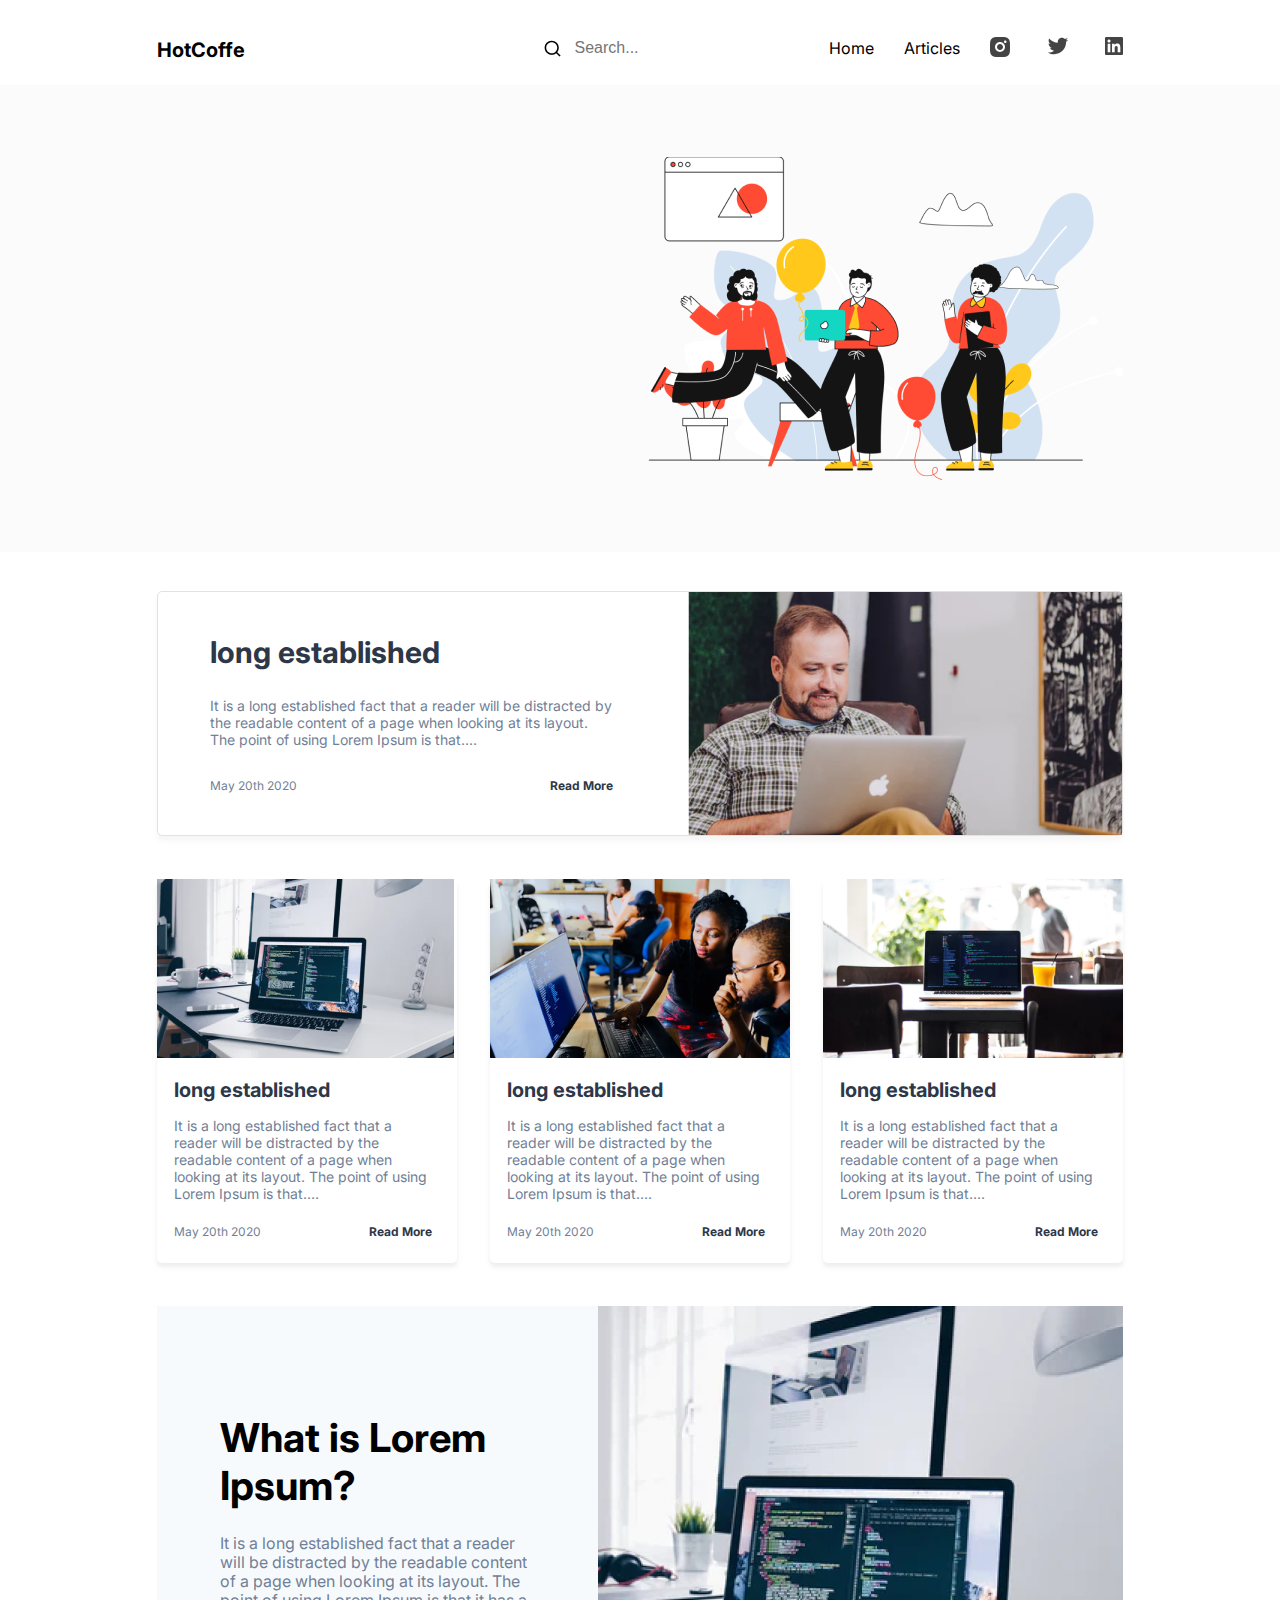
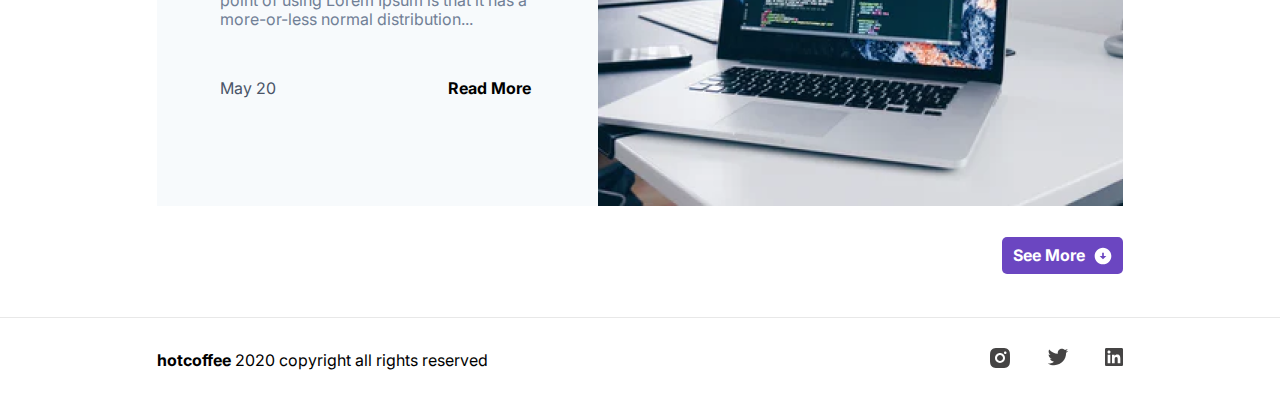
<file: index.html>
<!DOCTYPE html>
<html lang="en">
<head>
    <meta charset="UTF-8">
    <meta http-equiv="X-UA-Compatible" content="IE=edge">
    <meta name="viewport" content="width=device-width, initial-scale=1.0">
    <link rel="preconnect" href="https://fonts.googleapis.com">
    <link rel="preconnect" href="https://fonts.gstatic.com" crossorigin>
    <link href="https://fonts.googleapis.com/css2?family=Inter:wght@400;700&display=swap" rel="stylesheet">
    <link rel="stylesheet" href="./styles/style.css">
    <title>Minimal Blog</title>
</head>
<body>
    <header class="header">
        <div class="container">
            <div class="header__wrapper">
                <a href="./index.html" class="header__logo">HotCoffe</a>
                <div class="header__search">
                    <img src="./icons/search_icon.svg" alt="Search" class="header__search-icon">
                    <input type="text" placeholder="Search..." class="header__search-input">
                </div>
                <div class="header__inner">
                    <nav class="nav">
                        <ul class="nav__list">
                            <li class="nav__item">
                                <a href="./index.html" class="nav__link">Home</a>
                            </li>
                            <li class="nav__item">
                                <a href="./pages/details.html" class="nav__link">Articles</a>
                            </li>
                        </ul>
                    </nav>
                    <div class="social">
                        <a href="https://www.instagram.com/" target="_blank" class="social__link">
                            <img src="./icons/instagram_icon.svg" alt="Instagram" class="social__icon">
                        </a>
                        <a href="https://twitter.com" target="_blank" class="social__link">
                            <img src="./icons/twitter_icon.svg" alt="Twitter" class="social__icon">
                        </a>
                        <a href="https://ru.linkedin.com" target="_blank" class="social__link">
                            <img src="./icons/linkedin_icon.svg" alt="Linkedin" class="social__icon">
                        </a>
                    </div>
                </div>
            </div>
        </div>
    </header>
    <main>
        <section class="main-screen">
            <div class="container">
                <div class="main-screen__wrapper">
                    <div class="main-screen__info">
                        <h1 class="main-screen__title">Make better coffee</h1>
                        <p class="main-screen__subtitle">why learn how to blog?</p>
                    </div>
                    <img src="./pictures/main_screen.png" alt="Three people going about their business" class="main-screen__picture">
                </div>
            </div>
        </section>
        <section class="main-post">
            <div class="container">
                <div class="main-post__wrapper">
                    <div class="main-post__info">
                        <h3 class="main-post__title">long established</h3>
                        <p class="main-post__subtitle">It is a long established fact that a reader will be distracted by the readable content of a page when looking at its layout. The point of using Lorem Ipsum is that....</p>
                        <div class="post__bottom">
                            <time class= "post__bottom_time" datetime="2020-05-20">May 20th 2020</time>
                            <a href="./pages/details.html" class="post__bottom_link">Read More</a>
                        </div>
                    </div>
                    <img src="./pictures/main_post.png" alt="Man with a laptop" class="main-post__picture">
                </div>
            </div>
        </section>
        <section class="middle-posts">
            <div class="container">
                <div class="middle-posts__wrapper">
                    <div class="middle-posts__post">
                        <div class="middle-posts__post-pic">
                            <img src="./pictures/macbook_one.png" alt="Laptop on the table" class="middle-posts__picture">
                        </div>
                        <div class="middle-posts__post-info">
                            <h4 class="middle-posts__title">long established</h4>
                            <p class="middle-posts__subtitle">It is a long established fact that a reader will be distracted by the readable content of a page when looking at its layout. The point of using Lorem Ipsum is that....</p>
                            <div class="post__bottom">
                                <time class= "post__bottom_time" datetime="2020-05-20">May 20th 2020</time>
                                <a href="./pages/details.html" class="post__bottom_link">Read More</a>
                            </div>
                        </div>
                    </div>
                    <div class="middle-posts__post">
                        <div class="middle-posts__post-pic">
                            <img src="./pictures/people_macbook.png" alt="Man and a woman look at the monitor" class="middle-posts__picture">
                        </div>
                        <div class="middle-posts__post-info">
                            <h4 class="middle-posts__title">long established</h4>
                            <p class="middle-posts__subtitle">It is a long established fact that a reader will be distracted by the readable content of a page when looking at its layout. The point of using Lorem Ipsum is that....</p>
                            <div class="post__bottom">
                                <time class= "post__bottom_time" datetime="2020-05-20">May 20th 2020</time>
                                <a href="./pages/details.html" class="post__bottom_link">Read More</a>
                            </div>
                        </div>
                    </div>
                    <div class="middle-posts__post">
                        <div class="middle-posts__post-pic">
                            <img src="./pictures/macbook_two.png" alt="Macbook with the source code on the screen" class="middle-posts__picture">
                        </div>
                        <div class="middle-posts__post-info">
                            <h4 class="middle-posts__title">long established</h4>
                            <p class="middle-posts__subtitle">It is a long established fact that a reader will be distracted by the readable content of a page when looking at its layout. The point of using Lorem Ipsum is that....</p>
                            <div class="post__bottom">
                                <time class= "post__bottom_time" datetime="2020-05-20">May 20th 2020</time>
                                <a href="./pages/details.html" class="post__bottom_link">Read More</a>
                            </div>
                        </div>
                    </div>
                </div>
            </div>
        </section>
        <section class="footer-post">
                <div class="container">
                    <div class="footer-post__wrapper">
                        <div class="footer-post__info">
                            <h2 class="footer-post__title">What is Lorem Ipsum?</h2>
                            <p class="footer-post__subtitle">It is a long established fact that a reader will be distracted by the readable content of a page when looking at its layout. The point of using Lorem Ipsum is that it has a more-or-less normal distribution...</p>
                            <div class="footer-post__bottom">
                                <time class= "footer-post__bottom_time" datetime="2020-05-20">May 20</time>
                                <a href="./pages/details.html" class="footer-post__bottom_link">Read More</a>
                            </div>
                        </div>
                        <img src="./pictures/macbook_zoome.png" alt="Enlarged macbook on the table" class="footer-post__picture">
                    </div>
                    <div class="btn__wrapper">
                        <button class="btn" type="button" name="see_more">
                            See More
                            <img src="./icons/button_arrow.svg" alt="See More" class="btn__img">
                        </button>
                    </div>
                </div>
        </section>
    </main>
    <footer class="footer">
        <div class="container">
            <div class="footer__wrapper">
                <p class="footer__info"><span class="footer__info_style">hotcoffee</span> 2020 copyright all rights reserved</p>
                <div class="social">
                    <a href="https://www.instagram.com/" target="_blank" class="social__link">
                        <img src="./icons/instagram_icon.svg" alt="Instagram" class="social__icon">
                    </a>
                    <a href="https://twitter.com" target="_blank" class="social__link">
                        <img src="./icons/twitter_icon.svg" alt="Twitter" class="social__icon">
                    </a>
                    <a href="https://ru.linkedin.com" target="_blank" class="social__link">
                        <img src="./icons/linkedin_icon.svg" alt="Linkedin" class="social__icon">
                    </a>
                </div>
            </div>
        </div>
    </footer>
</body>
</html>
</file>
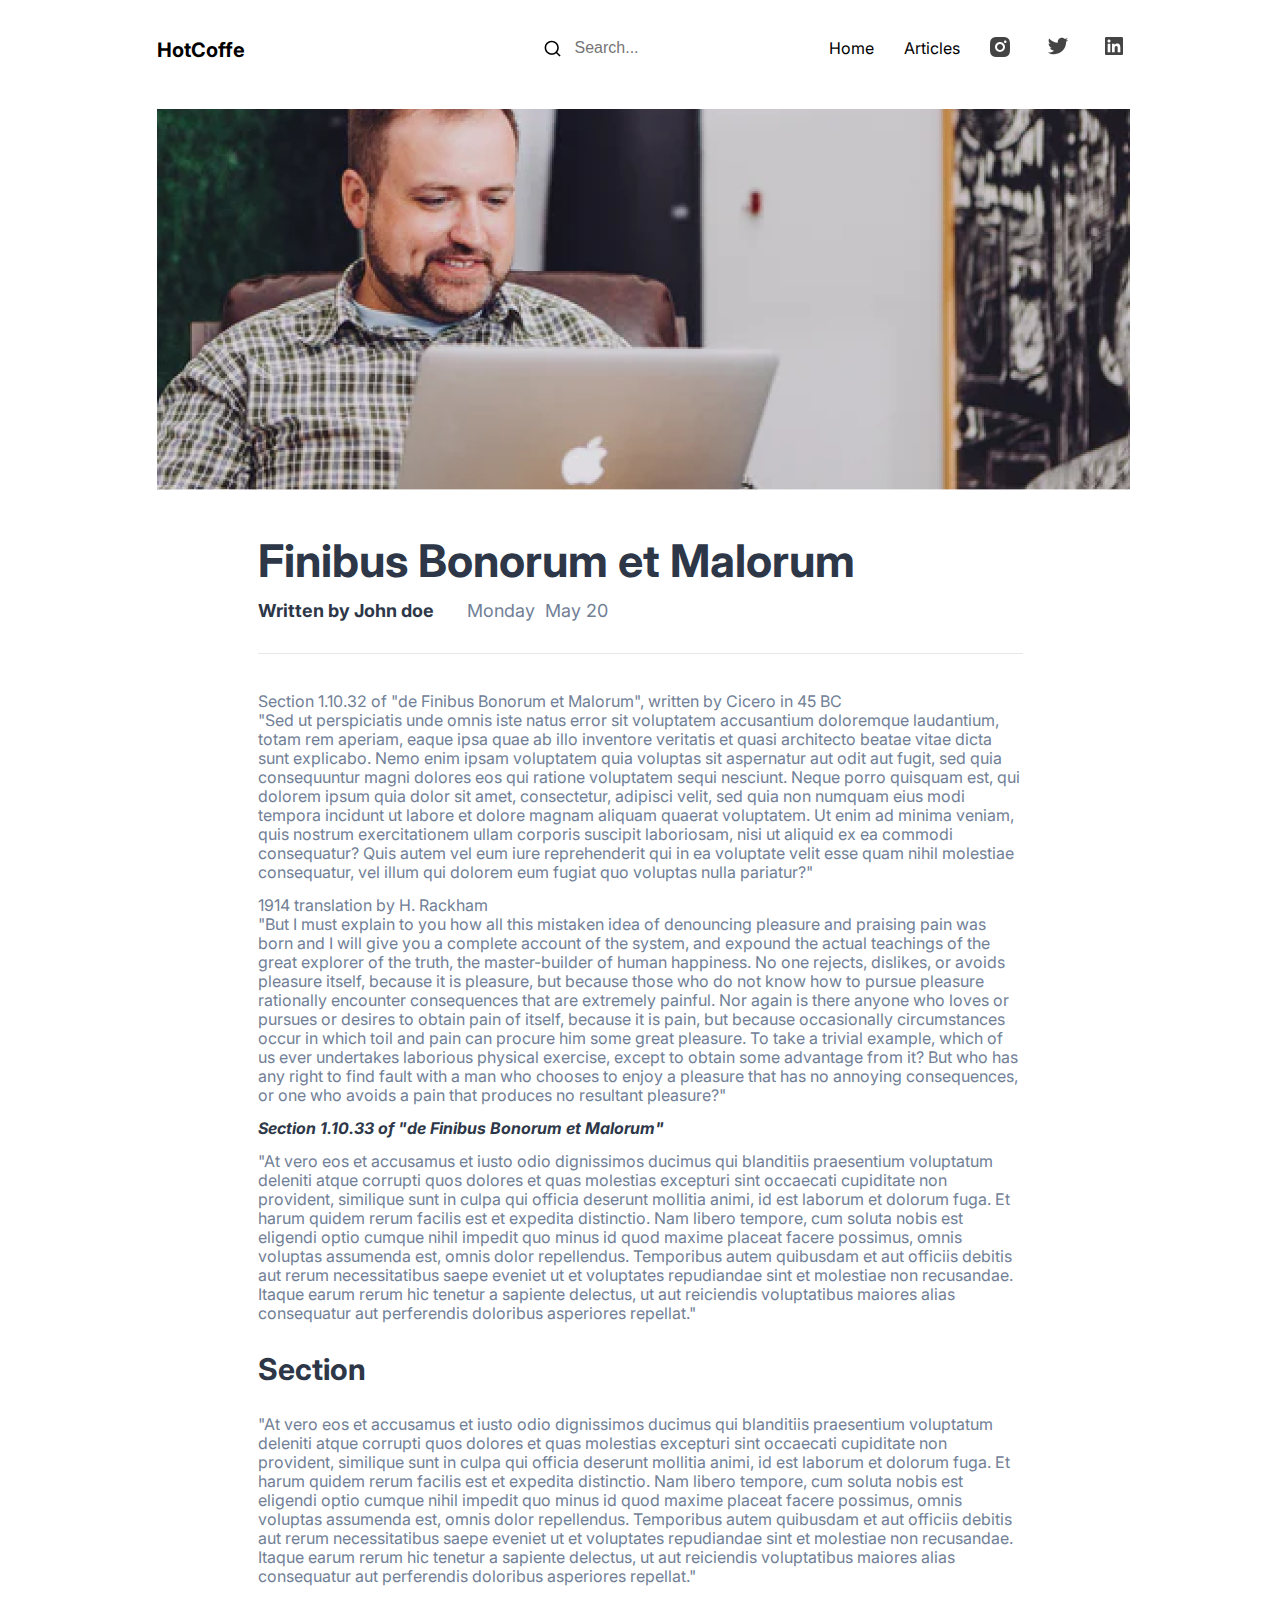
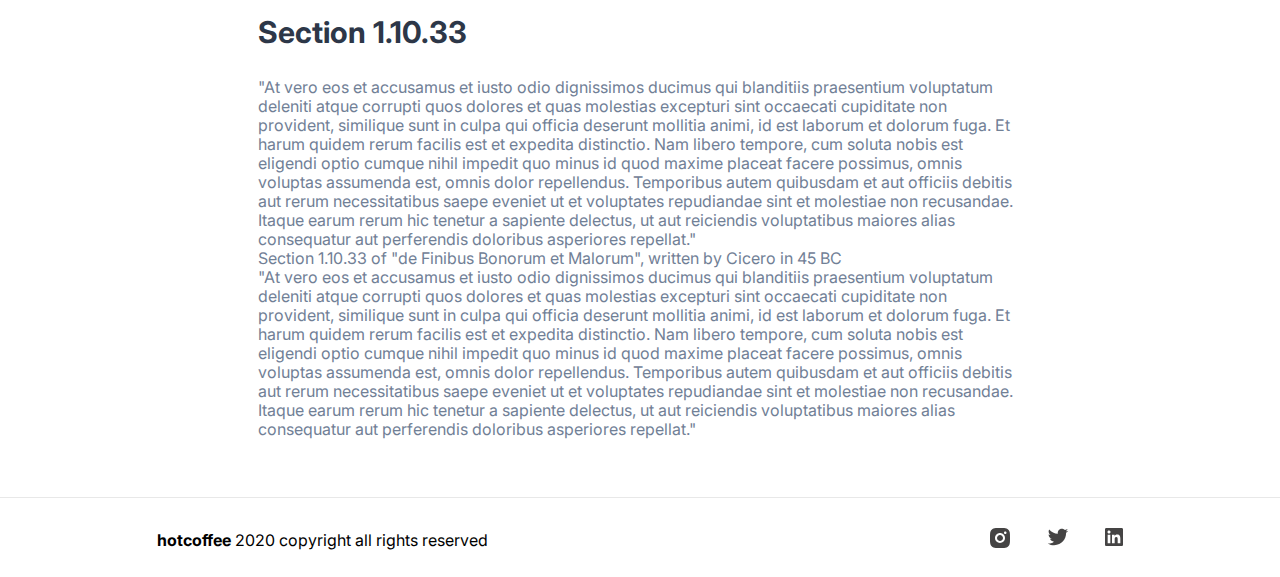
<file: pages/details.html>
<!DOCTYPE html>
<html lang="en">
<head>
    <meta charset="UTF-8">
    <meta http-equiv="X-UA-Compatible" content="IE=edge">
    <meta name="viewport" content="width=device-width, initial-scale=1.0">
    <link rel="preconnect" href="https://fonts.googleapis.com">
    <link rel="preconnect" href="https://fonts.gstatic.com" crossorigin>
    <link href="https://fonts.googleapis.com/css2?family=Inter:wght@400;700&display=swap" rel="stylesheet">
    <link rel="stylesheet" href="../styles/style.css">
    <title>Minimal Blog</title>
</head>
<body>
    <header class="header">
        <div class="container">
            <div class="header__wrapper">
                <a href="../index.html" class="header__logo">HotCoffe</a>
                <div class="header__search">
                    <img src="../icons/search_icon.svg" alt="Search" class="header__search-icon">
                    <input type="text" placeholder="Search..." class="header__search-input">
                </div>
                <div class="header__inner">
                    <nav class="nav">
                        <ul class="nav__list">
                            <li class="nav__item">
                                <a href="../index.html" class="nav__link">Home</a>
                            </li>
                            <li class="nav__item">
                                <a href="./details.html" class="nav__link">Articles</a>
                            </li>
                        </ul>
                    </nav>
                    <div class="social">
                        <a href="https://www.instagram.com/" target="_blank" class="social__link">
                            <img src="../icons/instagram_icon.svg" alt="Instagram" class="social__icon">
                        </a>
                        <a href="https://twitter.com" target="_blank" class="social__link">
                            <img src="../icons/twitter_icon.svg" alt="Twitter" class="social__icon">
                        </a>
                        <a href="https://ru.linkedin.com" target="_blank" class="social__link">
                            <img src="../icons/linkedin_icon.svg" alt="Linkedin" class="social__icon">
                        </a>
                    </div>
                </div>
            </div>
        </div>
    </header>
    <main>
        <section class="main-heading">
            <div class="container">
                <img src="../pictures/main_post_zoom.png" alt="Man with a laptop" class="main-heading__picture">
                <div class="container__details">
                    <div class="main-heading__wrapper">
                        <h1 class="main-heading__title">Finibus Bonorum et Malorum</h1>
                        <div class="main-heading__footnote">
                            <p class="main-heading__footnote-author">Written by John doe</p>
                            <time class="main-heading__footnote-time" datetime="2020-05-20">Monday &nbsp;May 20</time>
                        </div>
                    </div>
                    <article class="main-text">
                        <div class="container__details">
                            <p class="main-text__paragraph">
                            Section 1.10.32 of "de Finibus Bonorum et Malorum", written by Cicero in 45 BC</p>
                            <blockquote class="main-text__quote">
                                <p class="main-text__paragraph">"Sed ut perspiciatis unde omnis iste natus error sit voluptatem accusantium doloremque laudantium, totam rem aperiam, eaque ipsa quae ab illo inventore veritatis et quasi architecto beatae vitae dicta sunt explicabo. Nemo enim ipsam voluptatem quia voluptas sit aspernatur aut odit aut fugit, sed quia consequuntur magni dolores eos qui ratione voluptatem sequi nesciunt. Neque porro quisquam est, qui dolorem ipsum quia dolor sit amet, consectetur, adipisci velit, sed quia non numquam eius modi tempora incidunt ut labore et dolore magnam aliquam quaerat voluptatem. Ut enim ad minima veniam, quis nostrum exercitationem ullam corporis suscipit laboriosam, nisi ut aliquid ex ea commodi consequatur? Quis autem vel eum iure reprehenderit qui in ea voluptate velit esse quam nihil molestiae consequatur, vel illum qui dolorem eum fugiat quo voluptas nulla pariatur?"</p>
                            </blockquote><br>
                            <p class="main-text__paragraph">1914 translation by H. Rackham</p>
                            <blockquote class="main-text__quote">
                                <p class="main-text__paragraph">"But I must explain to you how all this mistaken idea of denouncing pleasure and praising pain was born and I will give you a complete account of the system, and expound the actual teachings of the great explorer of the truth, the master-builder of human happiness. No one rejects, dislikes, or avoids pleasure itself, because it is pleasure, but because those who do not know how to pursue pleasure rationally encounter consequences that are extremely painful. Nor again is there anyone who loves or pursues or desires to obtain pain of itself, because it is pain, but because occasionally circumstances occur in which toil and pain can procure him some great pleasure. To take a trivial example, which of us ever undertakes laborious physical exercise, except to obtain some advantage from it? But who has any right to find fault with a man who chooses to enjoy a pleasure that has no annoying consequences, or one who avoids a pain that produces no resultant pleasure?"</p>
                            </blockquote><br>
                            <p class="main-text__paragraph highlighting">Section 1.10.33 of "de Finibus Bonorum et Malorum"</p><br>
                            <blockquote class="main-text__quote">
                                <p class="main-text__paragraph">"At vero eos et accusamus et iusto odio dignissimos ducimus qui blanditiis praesentium voluptatum deleniti atque corrupti quos dolores et quas molestias excepturi sint occaecati cupiditate non provident, similique sunt in culpa qui officia deserunt mollitia animi, id est laborum et dolorum fuga. Et harum quidem rerum facilis est et expedita distinctio. Nam libero tempore, cum soluta nobis est eligendi optio cumque nihil impedit quo minus id quod maxime placeat facere possimus, omnis voluptas assumenda est, omnis dolor repellendus. Temporibus autem quibusdam et aut officiis debitis aut rerum necessitatibus saepe eveniet ut et voluptates repudiandae sint et molestiae non recusandae. Itaque earum rerum hic tenetur a sapiente delectus, ut aut reiciendis voluptatibus maiores alias consequatur aut perferendis doloribus asperiores repellat."</p>
                            </blockquote><br><br>
                            <h2 class="main-text__title">Section</h2><br><br>
                            <blockquote class="main-text__quote">
                                <p class="main-text__paragraph">"At vero eos et accusamus et iusto odio dignissimos ducimus qui blanditiis praesentium voluptatum deleniti atque corrupti quos dolores et quas molestias excepturi sint occaecati cupiditate non provident, similique sunt in culpa qui officia deserunt mollitia animi, id est laborum et dolorum fuga. Et harum quidem rerum facilis est et expedita distinctio. Nam libero tempore, cum soluta nobis est eligendi optio cumque nihil impedit quo minus id quod maxime placeat facere possimus, omnis voluptas assumenda est, omnis dolor repellendus. Temporibus autem quibusdam et aut officiis debitis aut rerum necessitatibus saepe eveniet ut et voluptates repudiandae sint et molestiae non recusandae. Itaque earum rerum hic tenetur a sapiente delectus, ut aut reiciendis voluptatibus maiores alias consequatur aut perferendis doloribus asperiores repellat."</p>
                            </blockquote><br><br>
                            <h2 class="main-text__title">Section 1.10.33</h2><br><br>
                            <blockquote class="main-text__quote">
                                <p class="main-text__paragraph">"At vero eos et accusamus et iusto odio dignissimos ducimus qui blanditiis praesentium voluptatum deleniti atque corrupti quos dolores et quas molestias excepturi sint occaecati cupiditate non provident, similique sunt in culpa qui officia deserunt mollitia animi, id est laborum et dolorum fuga. Et harum quidem rerum facilis est et expedita distinctio. Nam libero tempore, cum soluta nobis est eligendi optio cumque nihil impedit quo minus id quod maxime placeat facere possimus, omnis voluptas assumenda est, omnis dolor repellendus. Temporibus autem quibusdam et aut officiis debitis aut rerum necessitatibus saepe eveniet ut et voluptates repudiandae sint et molestiae non recusandae. Itaque earum rerum hic tenetur a sapiente delectus, ut aut reiciendis voluptatibus maiores alias consequatur aut perferendis doloribus asperiores repellat."</p>
                            </blockquote>
                            <p class="main-text__paragraph">Section 1.10.33 of "de Finibus Bonorum et Malorum", written by Cicero in 45 BC</p>
                            <blockquote class="main-text__quote">
                                <p class="main-text__paragraph">"At vero eos et accusamus et iusto odio dignissimos ducimus qui blanditiis praesentium voluptatum deleniti atque corrupti quos dolores et quas molestias excepturi sint occaecati cupiditate non provident, similique sunt in culpa qui officia deserunt mollitia animi, id est laborum et dolorum fuga. Et harum quidem rerum facilis est et expedita distinctio. Nam libero tempore, cum soluta nobis est eligendi optio cumque nihil impedit quo minus id quod maxime placeat facere possimus, omnis voluptas assumenda est, omnis dolor repellendus. Temporibus autem quibusdam et aut officiis debitis aut rerum necessitatibus saepe eveniet ut et voluptates repudiandae sint et molestiae non recusandae. Itaque earum rerum hic tenetur a sapiente delectus, ut aut reiciendis voluptatibus maiores alias consequatur aut perferendis doloribus asperiores repellat."</p>
                            </blockquote>
                        </div>
                    </article>
                </div>
            </div>
        </section>
        <button class="btn-up btn-up_hide"></button>
    </main>
    <footer class="footer">
        <div class="container">
            <div class="footer__wrapper">
                <p class="footer__info"><span class="footer__info_style">hotcoffee</span> 2020 copyright all rights reserved</p>
                <div class="social">
                    <a href="https://www.instagram.com/" target="_blank" class="social__link">
                        <img src="../icons/instagram_icon.svg" alt="Instagram" class="social__icon">
                    </a>
                    <a href="https://twitter.com" target="_blank" class="social__link">
                        <img src="../icons/twitter_icon.svg" alt="Twitter" class="social__icon">
                    </a>
                    <a href="https://ru.linkedin.com" target="_blank" class="social__link">
                        <img src="../icons/linkedin_icon.svg" alt="Linkedin" class="social__icon">
                    </a>
                </div>
            </div>
        </div>
    </footer>
    <script>
        const btnUp = {
          el: document.querySelector('.btn-up'),
          show() {
            this.el.classList.remove('btn-up_hide');
          },
          hide() {
            this.el.classList.add('btn-up_hide');
          },
          addEventListener() {
            window.addEventListener('scroll', () => {
              const scrollY = window.scrollY || document.documentElement.scrollTop;
              scrollY > 400 ? this.show() : this.hide();
            });
            document.querySelector('.btn-up').onclick = () => {
              window.scrollTo({
                top: 0,
                left: 0,
                behavior: 'smooth'
              });
            }
          }
        }
        btnUp.addEventListener();
    </script>
</body>
</html>
</file>
<file: styles/style.css>
@import url("./reset.css");

html {
    box-sizing: border-box;
}

*, *::before, *::after {
    box-sizing: inherit;
}

body {
    font-family: 'Inter', 'Arial', sans-serif;
    font-weight: 400;
    font-size: 14px;
    color: #000000;
    background-color: #FFFFFF;
}

:root {
    --theme-color1: #FBFBFB;
    --theme-color2: #F7FAFC;
    --button-color: #6B46C1;
    --border-color: #E2E2E2;
    --footer-brd-color: #E8E8E8;
    --dark-color: #000000;
    --font-color600: #718096;
    --font-color700: #4A5568;
    --font-color800: #2D3748;
}

.container {
    max-width: 966px;
    margin: 0 auto;
}

/* settings for header navigation */

.header__wrapper {
    display: flex;
    justify-content: space-between;
    flex-wrap: wrap;
    align-items: center;
    max-height: 85px;
}

.header__logo {
    font-weight: 700;
    font-size: 1.25rem;
    line-height: 1.5rem;
    text-decoration: none;
    color: inherit;
    cursor: pointer;
    padding: 36px 0px 25px;
}

.header__search {
    display: flex;
    align-items: center;
    padding: 37px 0px 29px 192px;
}

.header__search-icon {
    width: 17px;
    height: 17px;
    margin-right: 12px;
}

.header__search-input {
    font-size: 1rem;
    color: var(--font-color600);
    outline: none;
    border: none;
    max-width: 150px;
}

.header__inner {
    display: flex;
    align-items: center;
    gap: 30px;
    padding: 37px 0px 29px;
}

.nav__list {
    display: flex;
    gap: 30px;
}

.nav__link {
    font-size: 1rem;
    text-decoration: none;
    color: inherit;
}

.nav__link:hover {
    opacity: 0.7;
    cursor: pointer;
}

.social {
    width: 133px;
    display: flex;
    justify-content: space-between;
}

.social__link:hover {
    cursor: pointer;
    opacity: 0.7;
}

@media screen and (max-width:767px) {
    .header__wrapper {
        flex-direction: column;
        max-height: 175px;
        margin-bottom: 20px;
    }

    .header__logo {
        padding-top: 20px;
    }

    .header__inner {
        padding: 10px 0px;
        flex-wrap: wrap;
        justify-content: center;
    }

    .header__search {
        display: none;
    }
}

/* settings for main-screen header */

.main-screen {
    background-color: var(--theme-color1);
}

.main-screen__wrapper {
    display: flex;
    align-items: center;
    justify-content: space-between;
    min-height: 467px;
    margin-bottom: 39px;
}

.main-screen__info {
    padding-left: 34px;
}

.main-screen__title {
    max-width: 354px;
    min-height: 146px;
    position: relative;
    font-weight: 700;
    font-size: 3.75rem;
    line-height: 73px;
    margin-bottom: 19px;
}

h1.main-screen__title::after {
    content: url(../pictures/cup_of_coffe.png);
    position: absolute;
    top: 62px;
    left: 196px;
}

.main-screen__subtitle {
    max-width: 328px;
    min-height: 36px;
    font-size: 1.875rem;
    color: var(--font-color700);
    line-height: 36px;
}

.main-screen__title, .main-screen__subtitle {
    opacity: 0;
    animation: ani 2.5s forwards;
  }
  
  @keyframes ani {
    0% {opacity: 0;}
    100% {opacity: 1;}
  }

@media screen and (max-width: 1023px) {
    h1.main-screen__title::after {
        top: 60px;
        left: 160px;
    }

    .main-screen__info {
        padding: 0;
    }

    .main-screen__title {
        font-size: 3.3rem;
        letter-spacing: -2px;
        margin-bottom: 10px;
    }

}

@media screen and (max-width: 767px) { 
    .main-screen__wrapper {
        flex-direction: column;
        justify-content: center;
        gap: 40px;
        margin-bottom: 70px;
    }

    .main-screen__title {
        max-width: 455px;
        min-height: auto;
        margin-bottom: 20px;
    }

    h1.main-screen__title::after {
        top: 60px;
        left: 330px;
    }

    .main-screen__picture {
        max-width: 100%;
    }
}

@media screen and (max-width: 455px) {
    .main-screen__title {
        max-width: 354px;
        min-height: 146px;
        margin-bottom: 10px;
    }

    h1.main-screen__title::after {
        top: 60px;
        left: 160px;
    }
}

/* settings for main post */

.main-post__wrapper {
    display: flex;
    align-items: center;
    justify-content: space-between;
    gap: 20px;
    min-height: 243px;
    border: 1px solid var(--border-color);
    box-shadow: 0px 5px 4px rgba(221, 221, 221, 0.25);
    border-radius: 5px;
    margin-bottom: 43px;
}

.main-post__info {
    padding-left: 52px;
}

.main-post__title {
    max-width: 247px;
    min-height: 36px;
    font-weight: 700;
    font-size: 1.875rem;
    line-height: 36px;
    color: var(--font-color800);
    margin-bottom: 27px;
}

.main-post__subtitle {
    max-width: 403px;
    min-height: 51px;
    font-size: 0.875rem;
    line-height: 17px;
    color: var(--font-color600);
    margin-bottom: 30px;
}

.post__bottom {
    display: flex;
    justify-content: space-between;
}

.post__bottom_time {
    font-size: 0.75rem;
    line-height: 15px;
    color: var(--font-color600);
}

.post__bottom_link {
    cursor: pointer;
    text-decoration: none;
    font-weight: 700;
    font-size: 0.75rem;
    line-height: 15px;
    color: var(--font-color800);
}

.post__bottom_link:hover {
    cursor: pointer;
    opacity: 0.7;
}

@media screen and (max-width: 1023px) {
    .main-post__info {
        padding-left: 20px;
    }
}

@media screen and (max-width: 767px) {
    .main-post__wrapper {
        flex-direction: column-reverse;
        border: none;
        box-shadow: none;
        margin-bottom: 70px;
    }

    .main-post__info {
        padding-left: 0px;
        padding-bottom: 15px;
        border-bottom: 3px solid var(--font-color800);
    }

    .main-post__picture {
        max-width: 100%;
    }

    .main-post__subtitle, .main-post__title {
        max-width: 375px;
    }
}

/* settings for middle post */

.middle-posts__wrapper {
    display: flex;
    justify-content: center;
    flex-wrap: wrap;
    gap: 33px;
    margin-bottom: 43px;
}

.middle-posts__post {
    max-width: 300px;
    min-height: 382px;
    box-shadow: 0px 4px 4px rgba(192, 189, 189, 0.25);
    border-radius: 5px;
}

.middle-posts__post-info {
    padding: 18px 25px 24px 17px;
}

.middle-posts__title {
    max-width: 245px;
    min-height: 24px;
    word-wrap: break-word;
    font-weight: 700;
    font-size: 1.25rem;
    line-height: 24px;
    color: var(--font-color800);
    margin-bottom: 15px;
}

.middle-posts__subtitle {
    max-width: 258px;
    min-height: 85px;
    font-size: 0.875rem;
    line-height: 17px;
    color: var(--font-color600);
    margin-bottom: 22px;
}

@media screen and (max-width: 767px) {
    .middle-posts__wrapper {
        margin-bottom: 70px;
    }

    .middle-posts__picture {
        max-width: 100%;
    }
}

/* settings for footer-post */

.footer-post__wrapper {
    display: flex;
    align-items: center;
    justify-content: space-between;
    gap: 20px;
    background-color: var(--theme-color2);
    min-height: 500px;
    margin-bottom: 31px;
}

.footer-post__info {
    padding-left: 63px;
}

.footer-post__title {
    max-width: 308px;
    min-height: 96px;
    font-weight: 700;
    font-size: 2.5rem;
    line-height: 48px;
    margin-bottom: 24px;
}

.footer-post__subtitle {
    max-width: 311px;
    min-height: 114px;
    font-size: 1rem;
    line-height: 19px;
    color: var(--font-color600);
    margin-bottom: 31px;
}

.footer-post__bottom {
    display: flex;
    justify-content: space-between;
}

.footer-post__bottom_time {
    font-size: 1rem;
    line-height: 19px;
    color: var(--font-color700);
}

.footer-post__bottom_link {
    text-decoration: none;
    font-weight: 700;
    font-size: 1rem;
    line-height: 19px;
    color: var(--dark-color);
}

.footer-post__bottom_link:hover {
    cursor: pointer;
    opacity: 0.7;
}

@media screen and (max-width: 1023px) {
    .footer-post__info {
        padding-left: 20px;
    }
}

@media screen and (max-width: 767px) {
    .footer-post__wrapper {
        flex-direction: column-reverse;
        padding: 20px 0px;
        margin-bottom: 40px;
    }

    .footer-post__info {
        padding: 0;
    }

    .footer-post__title, .footer-post__subtitle {
        max-width: 375px;
    }

    .footer-post__picture {
        max-width: 100%;
    }
}

/* settings for button*/

.btn__wrapper{
    display: flex;
    justify-content: flex-end;
    margin-bottom: 43px;
}

.btn {
    background-color: var(--button-color);
    border: none;
    border-radius: 5px;
    display: flex;
    align-items: center;
    font-family: 'Inter', 'Arial', sans-serif;
    font-weight: 700;
    font-size: 1rem;
    line-height: 19px;
    color: #FFFFFF;
    padding: 9px 11px;
    transition: transform 0.3s linear;
}

.btn:hover {
    cursor: pointer;
    transform: scale(1.2);
}

.btn__img {
    margin-left: 9px;
}

@media screen and (max-width: 767px) {
    .btn__wrapper {
        justify-content: center;
    }
}

/* settings for footer site */

.footer {
    border-top: 1px solid var(--footer-brd-color);
}

.footer__wrapper {
    min-height: 52px;
    display: flex;
    justify-content: space-between;
    align-items: flex-end;
    margin-bottom: 27px;
}

.footer__info {
    font-size: 1rem;
    line-height: 19px;
}

.footer__info_style {
    font-weight: 700;
}

@media screen and (max-width: 767px) {
    .footer__wrapper {
        flex-direction: column-reverse;
        align-items: center;
        gap: 10px;
        padding-top: 20px;
    }
}

/* settings main-heading for page details */

.main-heading__picture {
    padding: 24px 0px 42px;
}

.container__details {
    max-width: 765px;
    margin: 0 auto;
}

.main-heading__wrapper {
    margin-bottom: 38px;
    border-bottom: 1px solid #E8E7E7;
}

.main-heading__title {
    font-weight: 700;
    color: var(--font-color800);
    font-size: 2.813rem;
    line-height: 54px;
    margin-bottom: 12px;
}

.main-heading__footnote {
    max-width: 350px;
    display: flex;
    justify-content: space-between;
    padding-bottom: 31px;
}

.main-heading__footnote-author {
    font-weight: 700;
    font-size: 1.125rem;
    line-height: 22px;
    color: var(--font-color800);
}

.main-heading__footnote-time {
    font-size: 1.125rem;
    line-height: 22px;
    color: var(--font-color600);
}

@media screen and (max-width: 1023px) {
    .main-heading__picture {
        max-width: 100%;
        padding-top: 0px;
    }
}

/* settings main-text for page details */

.main-text {
    margin-bottom: 58px;
}

.main-text__title {
    font-weight: 700;
    font-size: 1.875rem;
    color: var(--font-color800);
    line-height: 36px;
}

.main-text__paragraph {
    font-size: 1rem;
    line-height: 19px;
    color: var(--font-color600);
}

.highlighting {
    font-weight: 700;
    font-style: italic;
    color: var(--font-color800);
}

/* settings for btn_up top */

.btn-up {
    position: fixed;
    right: 75px;
    bottom: 152px;
    border: none;
    cursor: pointer;
    width: 42px;
    height: 42px;
    background: no-repeat;
    background-image: url("../icons/arrow_up.svg");
  }

  .btn-up_hide {
    display: none;
  }

  @media screen and (max-width: 1023px) {
    .btn-up {
        right: 30px;
        bottom: 120px;
    }
  }

  @media screen and (max-width: 767px) {
    .btn-up {
        right: 20px;
        bottom: 40px;
    }
  }
</file>
